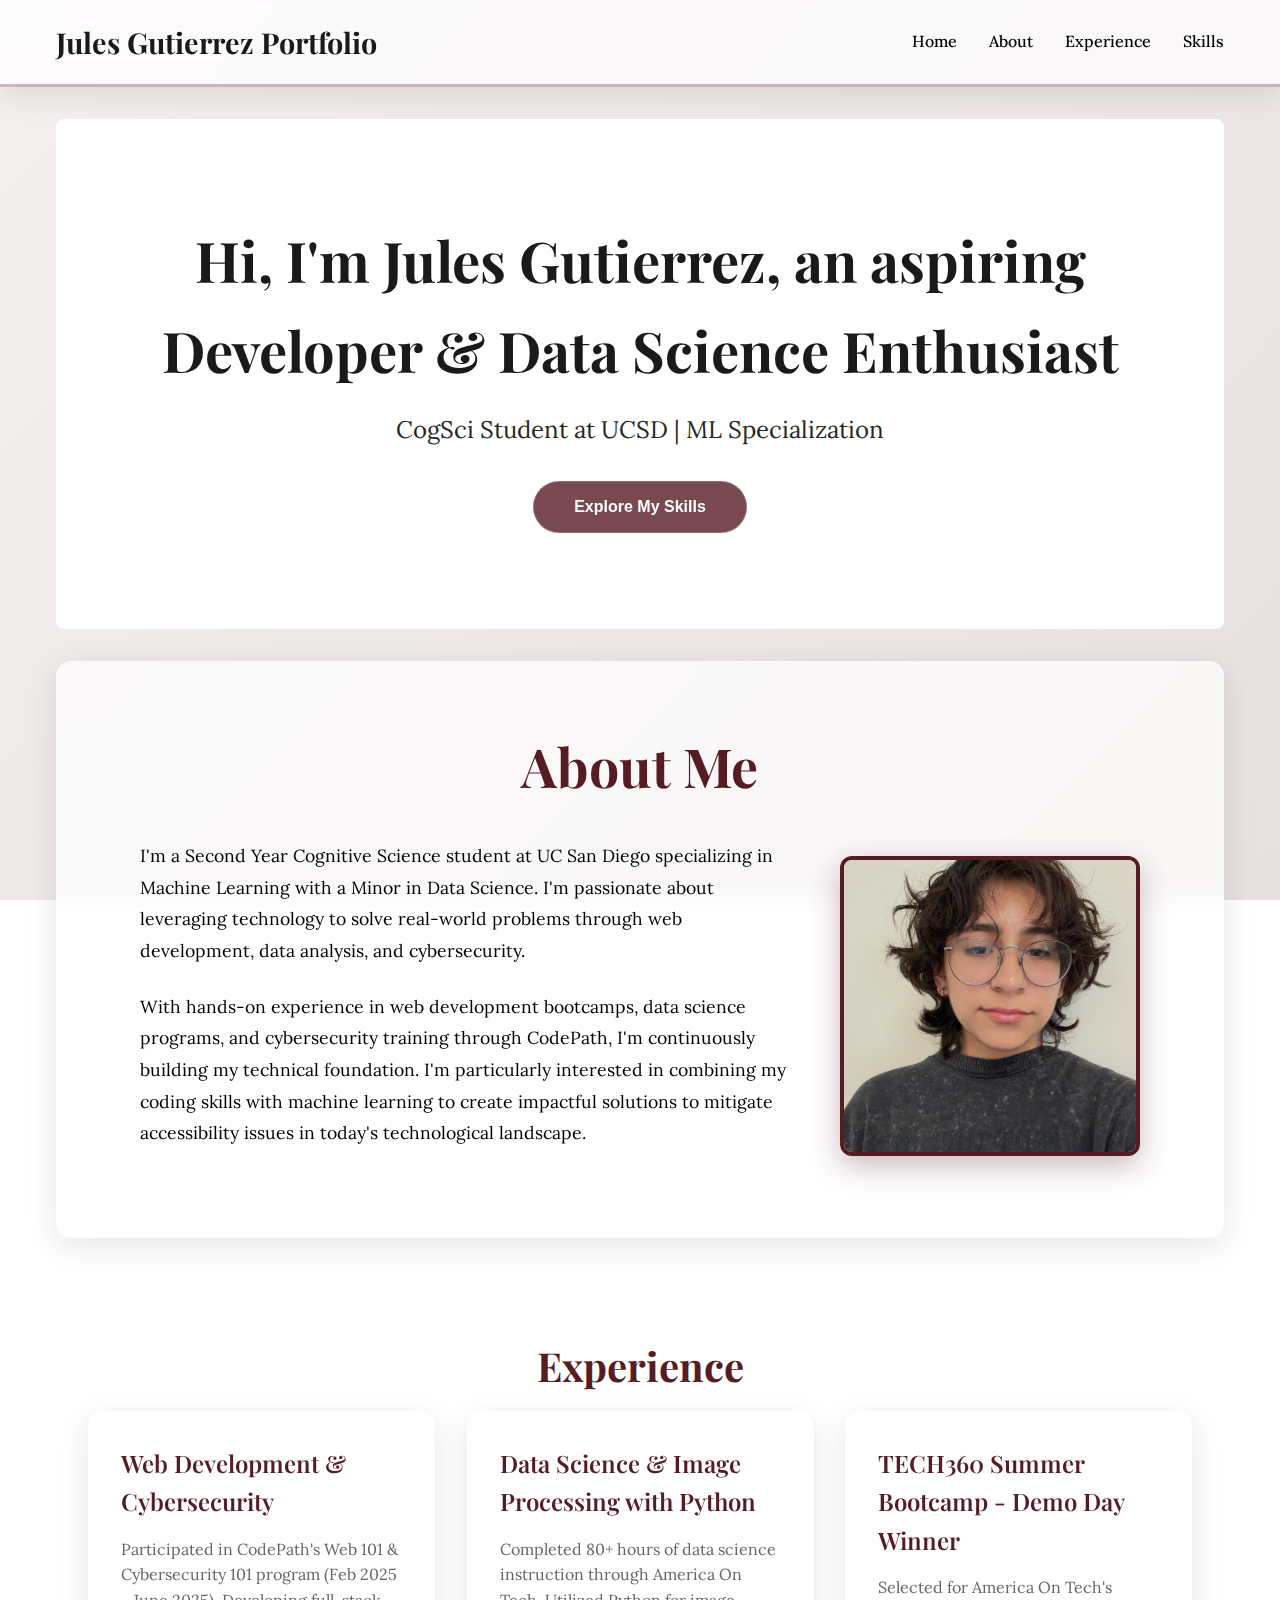
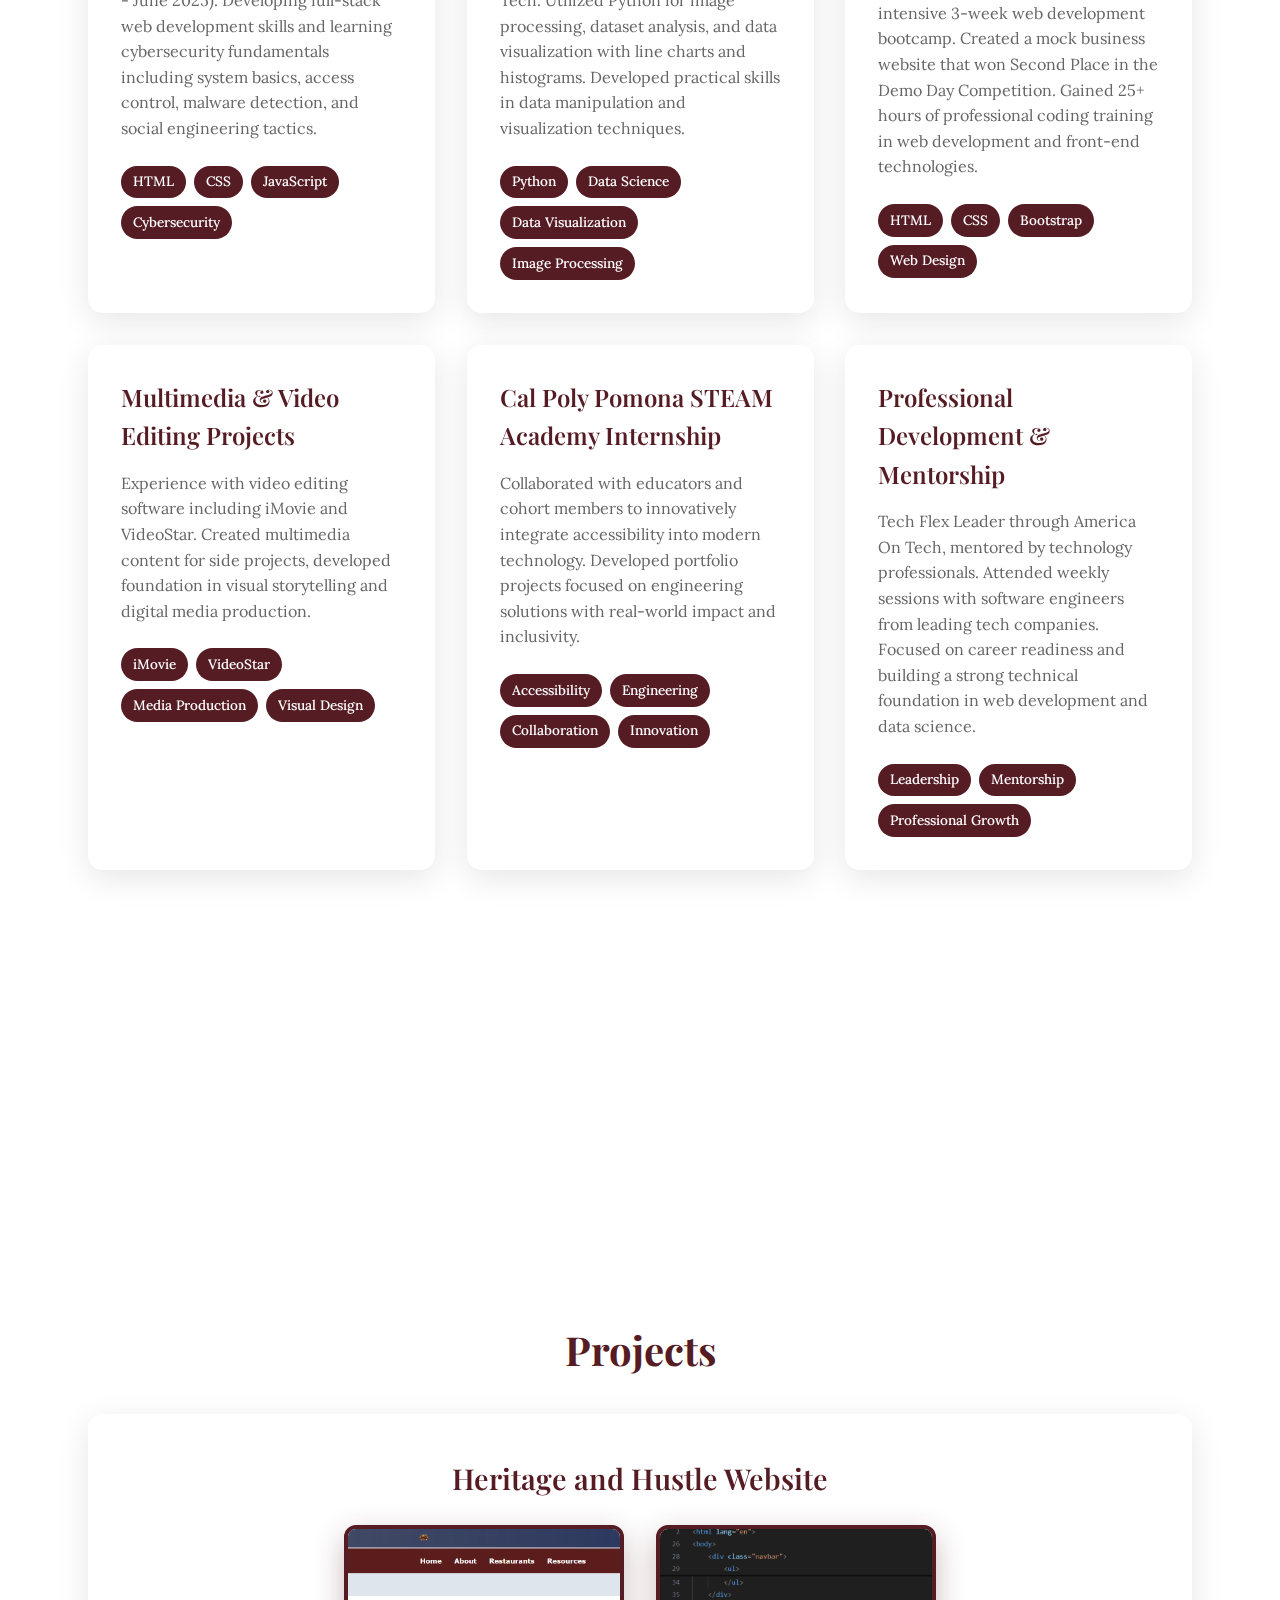
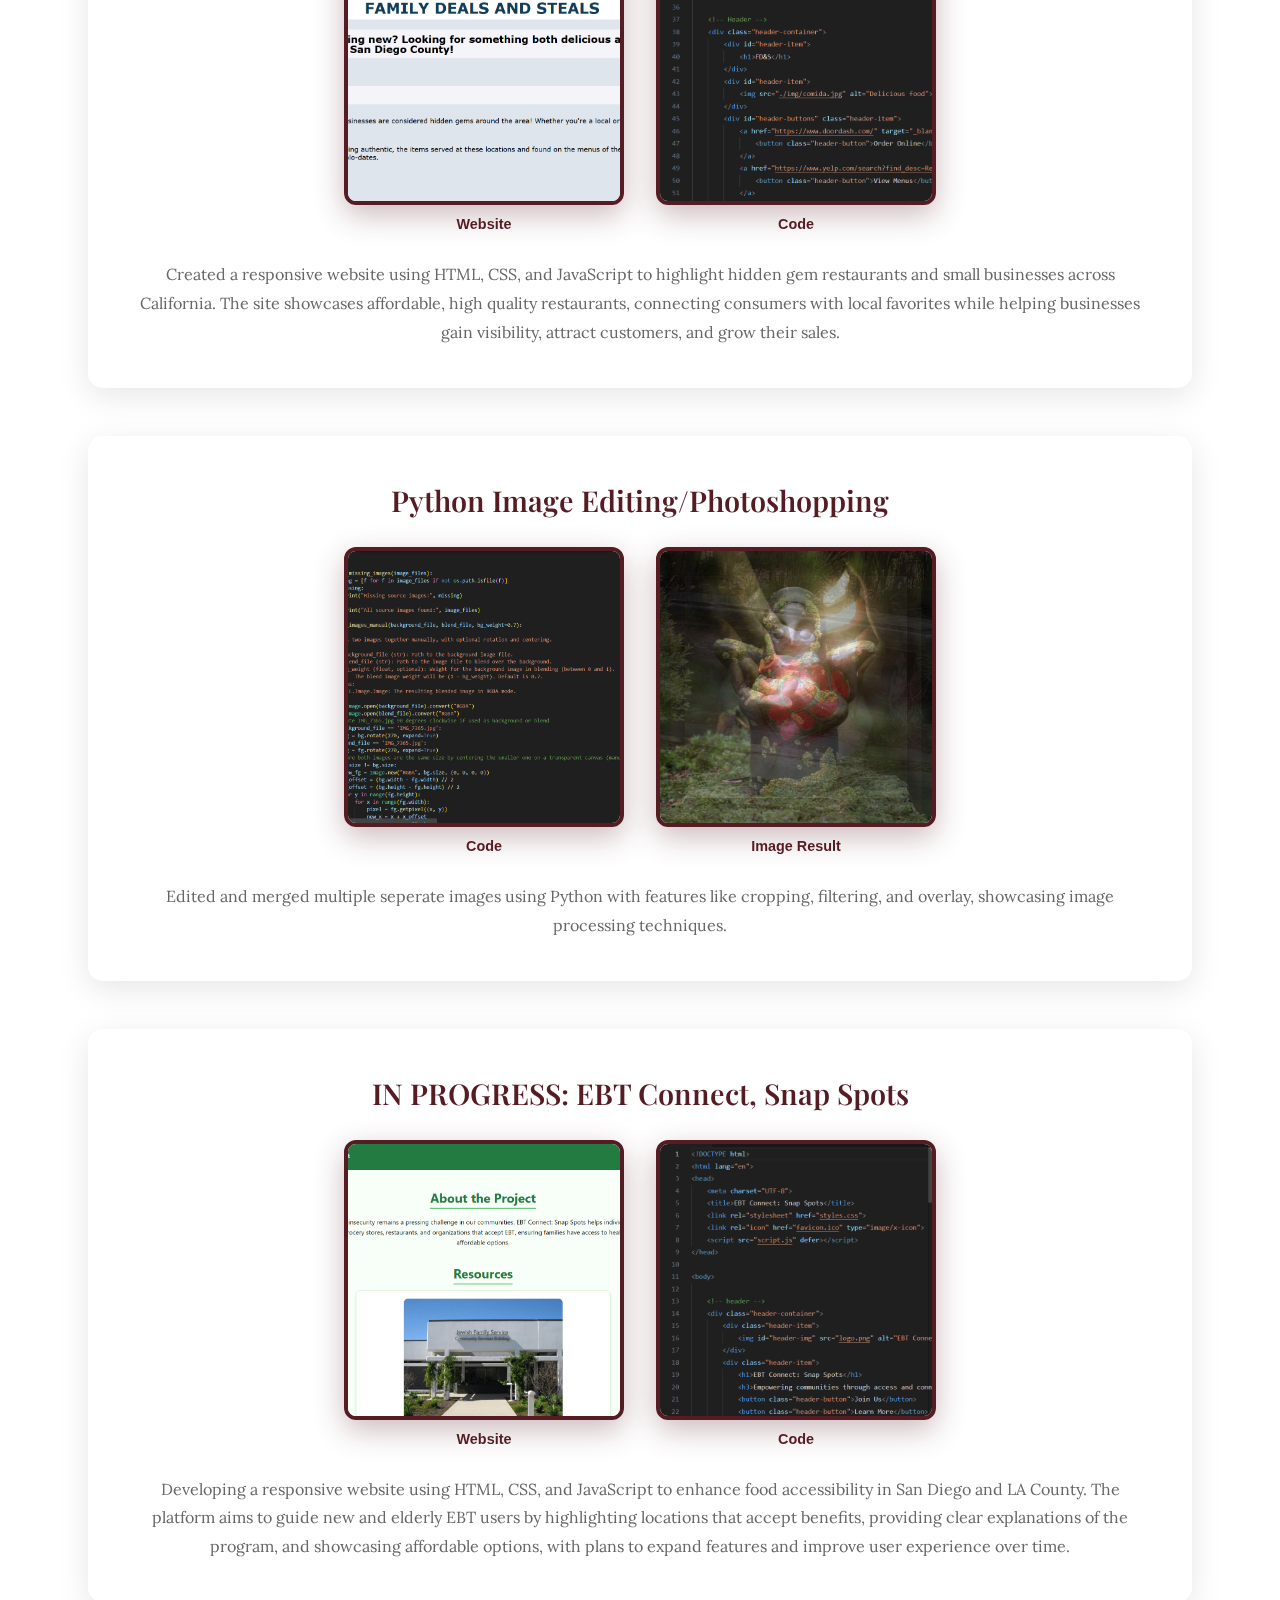
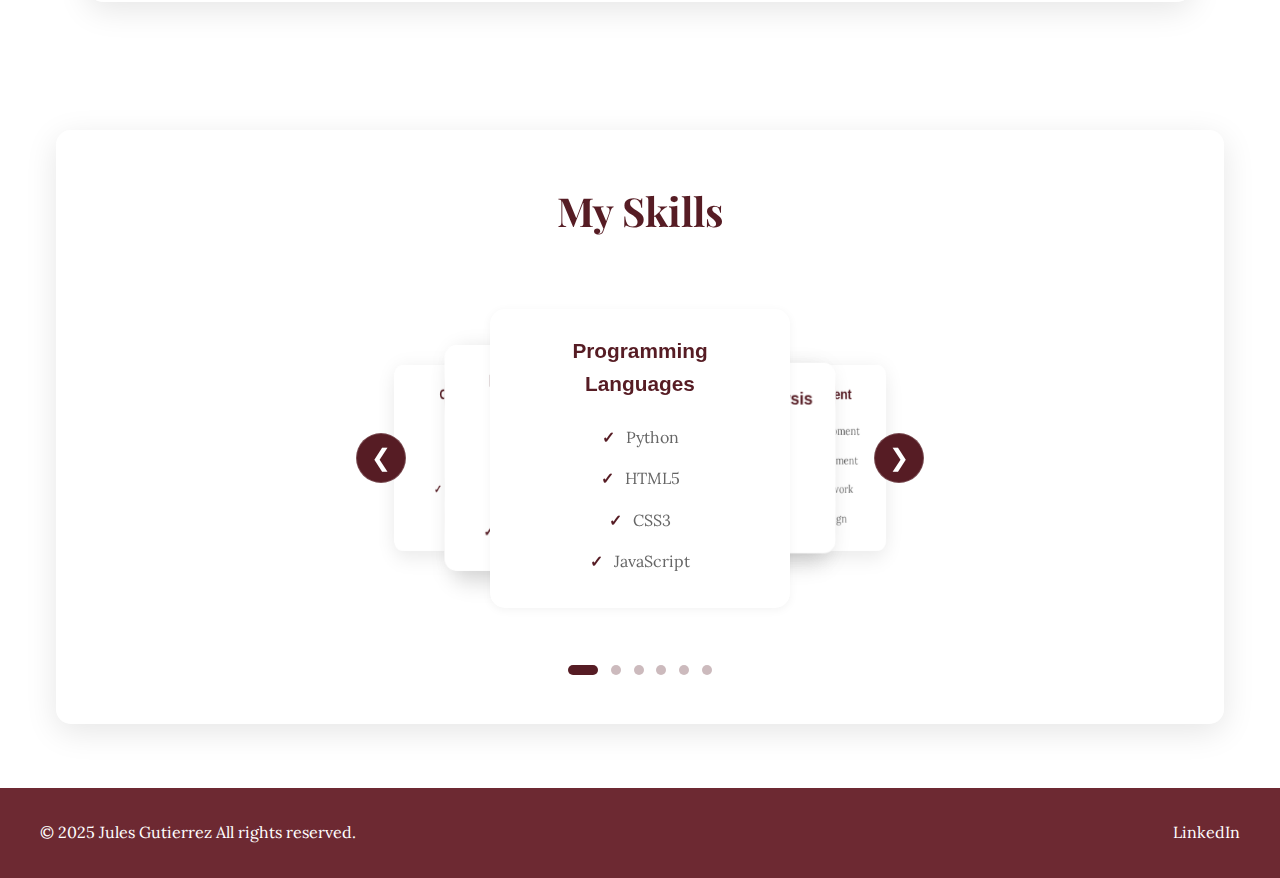
<file: index.html>
<!DOCTYPE html>
<html lang="en">
<head>
    <meta charset="UTF-8">
    <meta name="viewport" content="width=device-width, initial-scale=1.0">
    <title>Giselle (Jules) Gutierrez Portfolio</title>
    <link rel="stylesheet" href="style.css">
</head>
<body>
    <header>
        <nav class="navbar">
            <div class="nav-container">
                <h1 class="logo">Jules Gutierrez Portfolio</h1>
                <ul class="nav-menu" id="navMenu">
                    <li><a href="#home">Home</a></li>
                    <li><a href="#about">About</a></li>
                    <li><a href="#experience">Experience</a></li>
                    <li><a href="#skills">Skills</a></li>
                </ul>
            </div>
        </nav>
    </header>


    <main>
        <!-- Hero Section -->
        <section id="home" class="hero">
            <div class="hero-content">
                <h1>Hi, I'm Jules Gutierrez, an aspiring Developer & Data Science Enthusiast</h1>
                <p class="tagline">CogSci Student at UCSD | ML Specialization </p>
                <button class="cta-button" id="ctaButton">Explore My Skills</button>
            </div>
        </section>


        <!-- About Section -->
        <section id="about" class="about">
            <h2>About Me</h2>
            <div class="about-content">
                <div class="about-text">
                    <p>
                        I'm a Second Year Cognitive Science student at UC San Diego specializing in Machine Learning with a Minor in Data Science. I'm passionate about leveraging technology to solve real-world problems through web development, data analysis, and cybersecurity.
                    </p>
                    <p>
                        With hands-on experience in web development bootcamps, data science programs, and cybersecurity training through CodePath, I'm continuously building my technical foundation. I'm particularly interested in combining my coding skills with machine learning to create impactful solutions to mitigate accessibility issues in today's technological landscape.
                    </p>
                </div>
                <div class="about-image">
                    <img src="IMG_0009.jpg" alt="Profile Picture" class="profile-img">
                </div>
            </div>
        </section>


        <!-- Experience Section -->
        <section id="experience" class="experience">
            <h2>Experience</h2>
            <div class="experience-grid">
                <div class="experience-card">
                    <h3>Web Development & Cybersecurity</h3>
                    <p>Participated in CodePath's Web 101 & Cybersecurity 101 program (Feb 2025 - June 2025). Developing full-stack web development skills and learning cybersecurity fundamentals including system basics, access control, malware detection, and social engineering tactics.</p>
                    <div class="experience-tags">
                        <span>HTML</span>
                        <span>CSS</span>
                        <span>JavaScript</span>
                        <span>Cybersecurity</span>
                    </div>
                </div>


                <div class="experience-card">
                    <h3>Data Science & Image Processing with Python</h3>
                    <p>Completed 80+ hours of data science instruction through America On Tech. Utilized Python for image processing, dataset analysis, and data visualization with line charts and histograms. Developed practical skills in data manipulation and visualization techniques.</p>
                    <div class="experience-tags">
                        <span>Python</span>
                        <span>Data Science</span>
                        <span>Data Visualization</span>
                        <span>Image Processing</span>
                    </div>
                </div>


                <div class="experience-card">
                    <h3>TECH360 Summer Bootcamp - Demo Day Winner</h3>
                    <p>Selected for America On Tech's intensive 3-week web development bootcamp. Created a mock business website that won Second Place in the Demo Day Competition. Gained 25+ hours of professional coding training in web development and front-end technologies.</p>
                    <div class="experience-tags">
                        <span>HTML</span>
                        <span>CSS</span>
                        <span>Bootstrap</span>
                        <span>Web Design</span>
                    </div>
                </div>


                <div class="experience-card">
                    <h3>Multimedia & Video Editing Projects</h3>
                    <p>Experience with  video editing software including iMovie and VideoStar. Created multimedia content for side projects, developed foundation in visual storytelling and digital media production.</p>
                    <div class="experience-tags">
                        <span>iMovie</span>
                        <span>VideoStar</span>
                        <span>Media Production</span>
                        <span>Visual Design</span>
                    </div>
                </div>


                <div class="experience-card">
                    <h3>Cal Poly Pomona STEAM Academy Internship</h3>
                    <p>Collaborated with educators and cohort members to innovatively integrate accessibility into modern technology. Developed portfolio projects focused on engineering solutions with real-world impact and inclusivity.</p>
                    <div class="experience-tags">
                        <span>Accessibility</span>
                        <span>Engineering</span>
                        <span>Collaboration</span>
                        <span>Innovation</span>
                    </div>
                </div>


                <div class="experience-card">
                    <h3>Professional Development & Mentorship</h3>
                    <p>Tech Flex Leader through America On Tech, mentored by technology professionals. Attended weekly sessions with software engineers from leading tech companies. Focused on career readiness and building a strong technical foundation in web development and data science.</p>
                    <div class="experience-tags">
                        <span>Leadership</span>
                        <span>Mentorship</span>
                        <span>Professional Growth</span>
                    </div>
                </div>
            </div>
        </section>


        <!-- Projects Section -->
        <section id="projects" class="projects">
            <h2>Projects</h2>
            <div class="projects-container">
                <div class="project-showcase">
                    <h3><a href="https://positive-sepia-unicorn-271.vscodeedu.app/" target="_blank" rel="noopener noreferrer">Heritage and Hustle Website</a></h3>
                    <div class="project-images">
                        <div class="project-image-wrapper">
                            <img src="Family Deals & Steals.png" alt="Python Code" class="project-img">
                            <p class="image-label">Website</p>
                        </div>
                        <div class="project-image-wrapper">
                            <img src="codeheritiagehustle.png".png" alt="Photo Output" class="project-img">
                            <p class="image-label">Code</p>
                        </div>
                    </div>
                    <p class="project-description">Created a responsive website using HTML, CSS, and JavaScript to highlight hidden gem restaurants and small businesses across California. The site showcases affordable, high quality restaurants, connecting consumers with local favorites while helping businesses gain visibility, attract customers, and grow their sales.</p>
                </div>

                <div class="project-showcase">
                    <h3>Python Image Editing/Photoshopping</h3>
                    <div class="project-images">
                        <div class="project-image-wrapper">
                            <img src="imagecode.png" alt="Dashboard Screenshot" class="project-img">
                            <p class="image-label">Code</p>
                        </div>
                        <div class="project-image-wrapper">
                            <img src="result.jpg" alt="Dashboard Code" class="project-img">
                            <p class="image-label">Image Result</p>
                        </div>
                    </div>
                    <p class="project-description">Edited and merged multiple seperate images using Python with features like cropping, filtering, and overlay, showcasing image processing techniques.</p>
                </div>
            

                <div class="project-showcase">
                    <h3><a href="https://focusing-flexible-penguin-338.vscodeedu.app/" target="_blank" rel="noopener noreferrer">IN PROGRESS: EBT Connect, Snap Spots</a></h3>
                    <div class="project-images">
                        <div class="project-image-wrapper">
                            <img src="ebt.png" alt="Website Screenshot" class="project-img">
                            <p class="image-label">Website</p>
                        </div>
                        <div class="project-image-wrapper">
                            <img src="ebtcode.png" alt="Website Code" class="project-img">
                            <p class="image-label">Code</p>
                        </div>
                    </div>
                    <p class="project-description"> Developing a responsive website using HTML, CSS, and JavaScript to enhance food accessibility in San Diego and LA County. The platform aims to guide new and elderly EBT users by highlighting locations that accept benefits, providing clear explanations of the program, and showcasing affordable options, with plans to expand features and improve user experience over time.</p>
                </div>
            </div>




        </section>


        <!-- Skills Section -->
        <section id="skills" class="skills">
            <h2>My Skills</h2>
            <div class="skills-carousel-container">
                <button class="carousel-btn prev-btn" id="prevBtn">❮</button>
               
                <div class="skills-carousel">
                    <div class="skill carousel-item">
                        <h3>Programming Languages</h3>
                        <ul>
                            <li>Python</li>
                            <li>HTML5</li>
                            <li>CSS3</li>
                            <li>JavaScript</li>
                        </ul>
                    </div>


                    <div class="skill carousel-item">
                        <h3>Data Science & Analysis</h3>
                        <ul>
                            <li>Data Analysis</li>
                            <li>Data Visualization</li>
                            <li>Image Processing</li>
                        </ul>
                    </div>


                    <div class="skill carousel-item">
                        <h3>Web Development</h3>
                        <ul>
                            <li>Front-End Development</li>
                            <li>Back-End Development</li>
                            <li>Bootstrap Framework</li>
                            <li>Responsive Design</li>
                        </ul>
                    </div>


                    <div class="skill carousel-item">
                        <h3>Cybersecurity</h3>
                        <ul>
                            <li>System Basics</li>
                            <li>Access Control</li>
                            <li>Malware Detection</li>
                            <li>Social Engineering</li>
                        </ul>
                    </div>


                    <div class="skill carousel-item">
                        <h3>Creative Tools</h3>
                        <ul>
                            <li>iMovie</li>
                            <li>VideoStar</li>
                            <li>Media Production</li>
                            <li>Visual Design</li>
                        </ul>
                    </div>


                    <div class="skill carousel-item">
                        <h3> Professional Skills</h3>
                        <ul>
                            <li>Team Collaboration</li>
                            <li>Problem Solving</li>
                            <li>Time Management</li>
                            <li>Self-Motivated Learner</li>
                        </ul>
                    </div>
                </div>


                <button class="carousel-btn next-btn" id="nextBtn">❯</button>
            </div>


            <div class="carousel-indicators">
                <span class="indicator active" data-index="0"></span>
                <span class="indicator" data-index="1"></span>
                <span class="indicator" data-index="2"></span>
                <span class="indicator" data-index="3"></span>
                <span class="indicator" data-index="4"></span>
                <span class="indicator" data-index="5"></span>
            </div>
        </section>
    </main>


    <footer>
        <div class="footer-content">
            <p>&copy; 2025 Jules Gutierrez All rights reserved.</p>
            <div class="social-links">
                <a href="https://www.linkedin.com/in/giselle-g-3075bb281/" target="_blank" rel="noopener noreferrer">LinkedIn</a>
            </div>
        </div>
    </footer>


    <script src="script.js"></script>
</body>
</html>
</file>
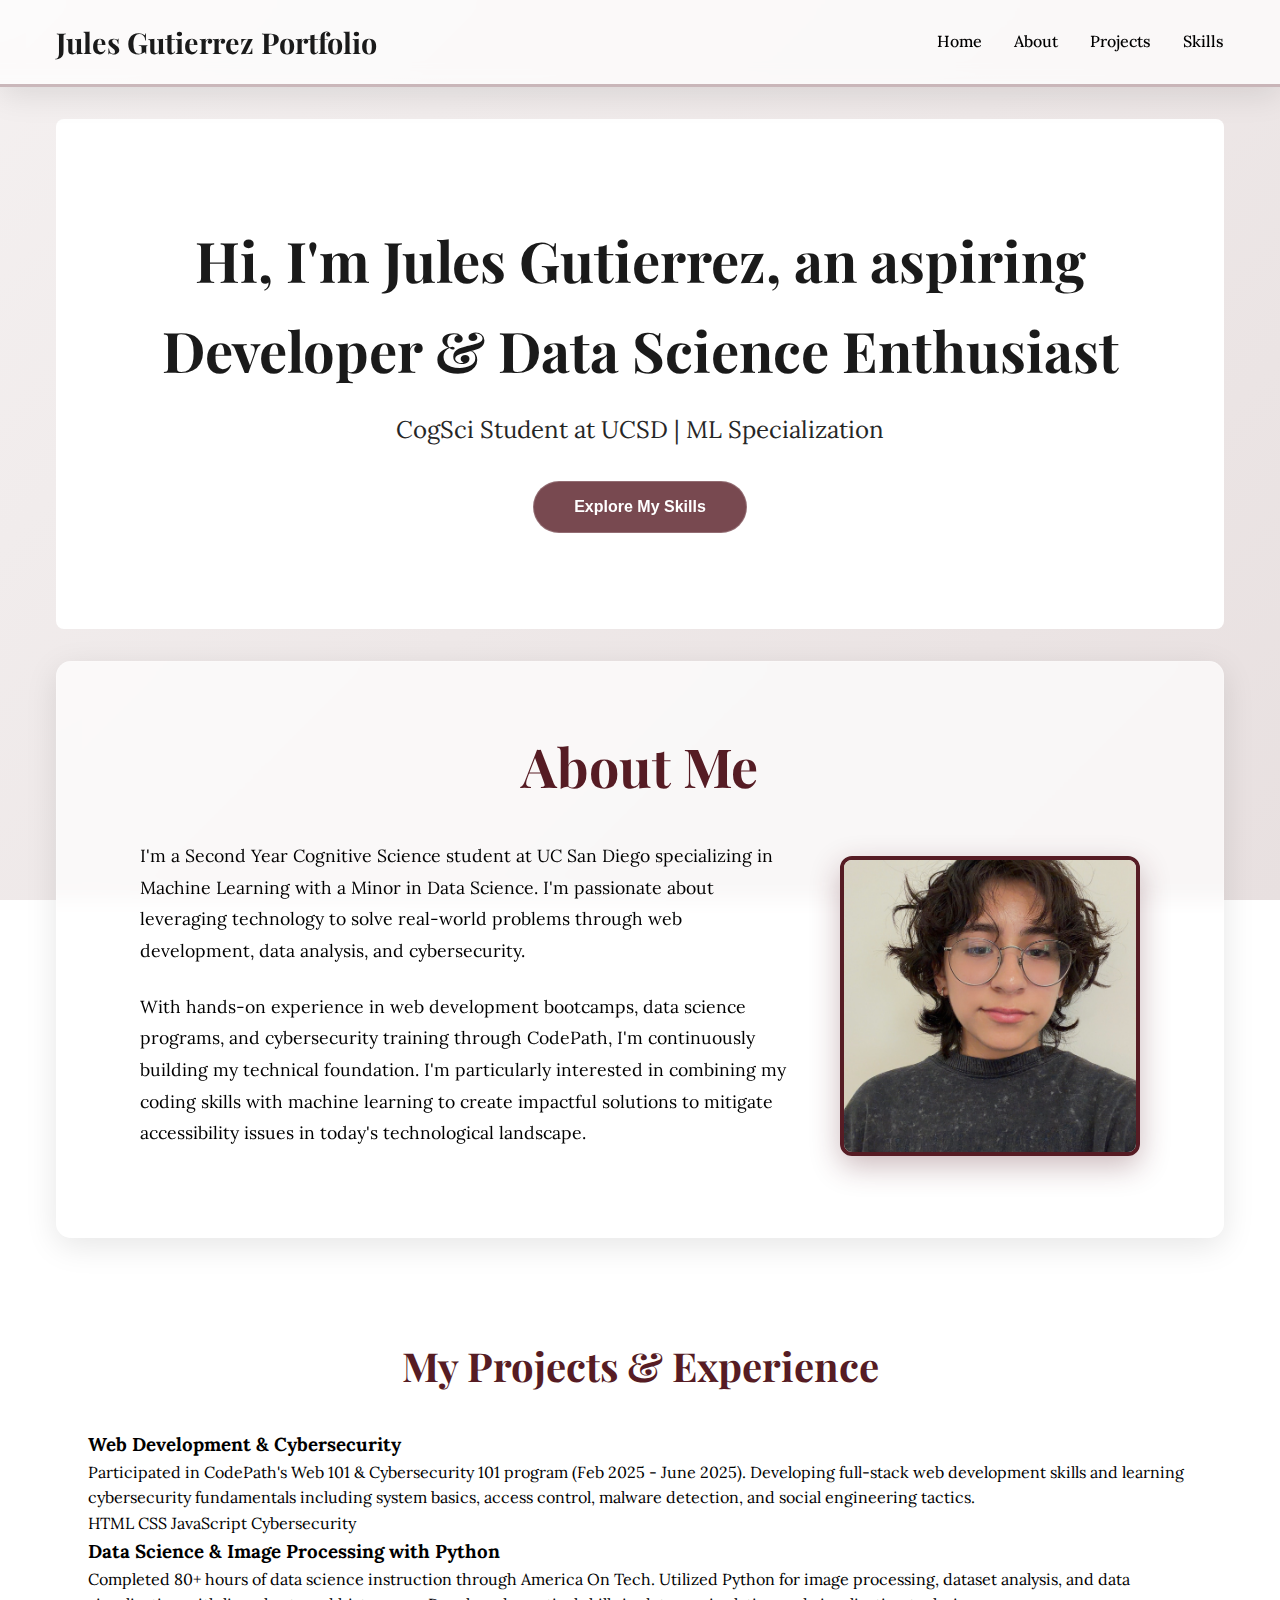
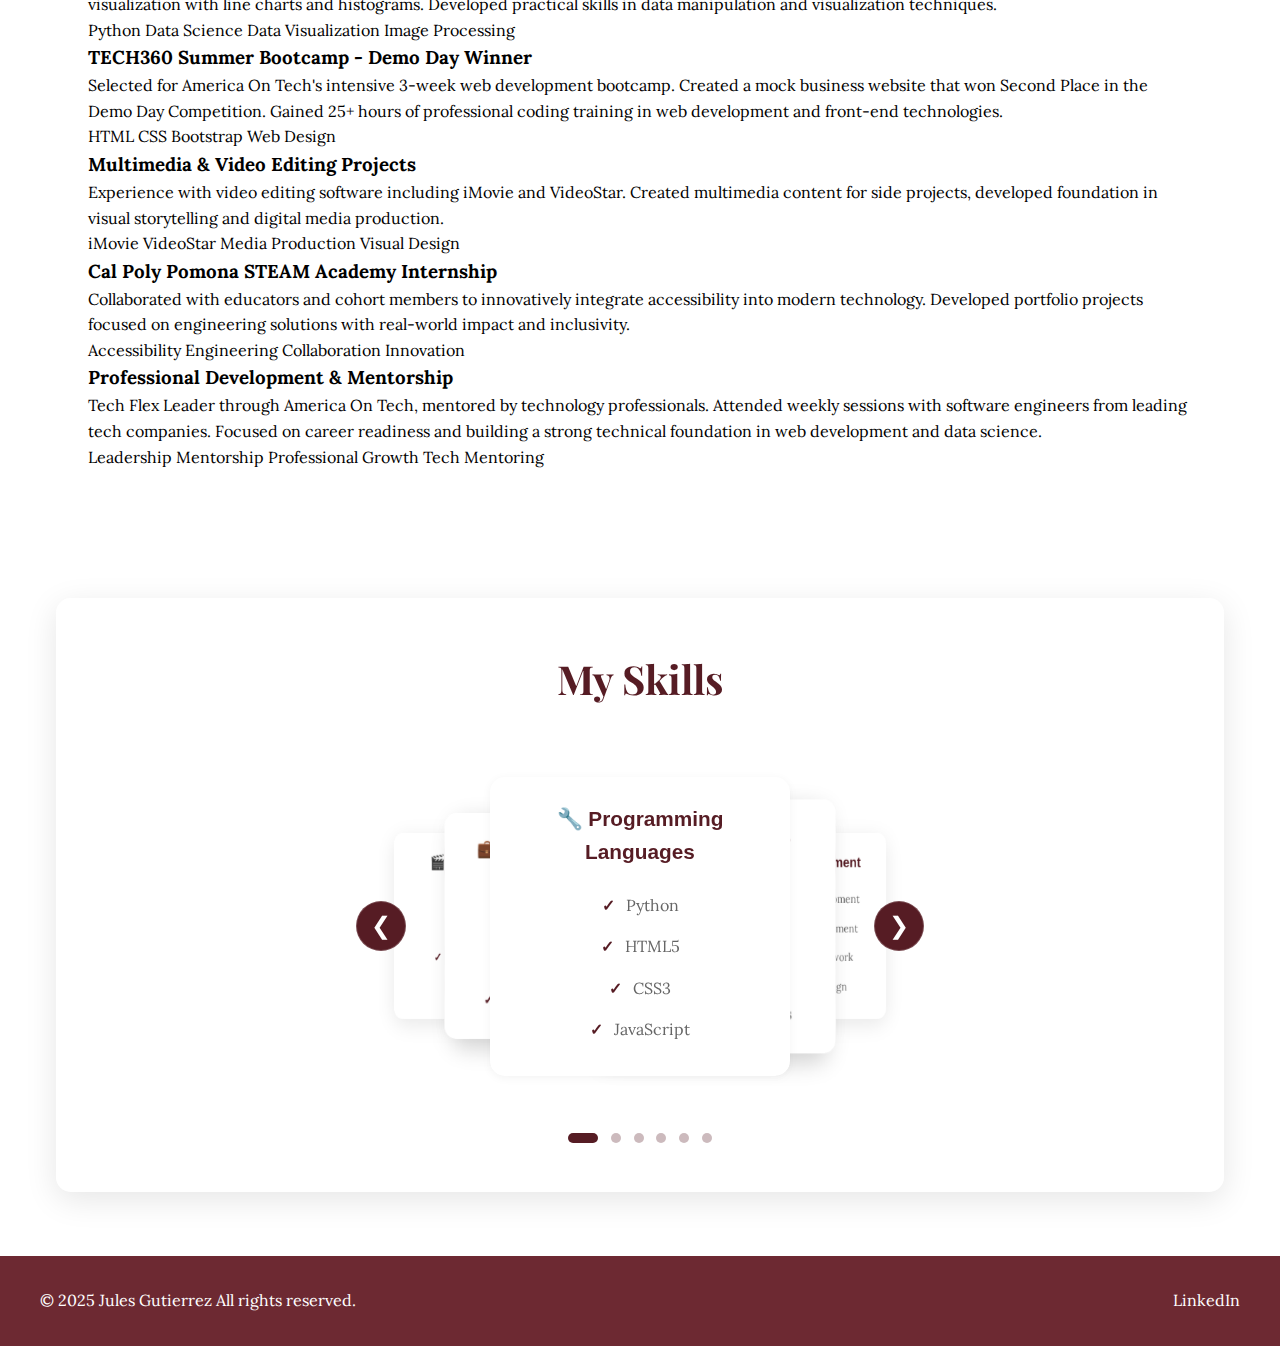
<file: WebsitePortfolioJG.html>
<!DOCTYPE html>
<html lang="en">
<head>
    <meta charset="UTF-8">
    <meta name="viewport" content="width=device-width, initial-scale=1.0">
    <title>Jules Gutierrez Portfolio</title>
    <link rel="stylesheet" href="style.css">
</head>
<body>
    <header>
        <nav class="navbar">
            <div class="nav-container">
                <h1 class="logo">Jules Gutierrez Portfolio</h1>
                <ul class="nav-menu" id="navMenu">
                    <li><a href="#home">Home</a></li>
                    <li><a href="#about">About</a></li>
                    <li><a href="#projects">Projects</a></li>
                    <li><a href="#skills">Skills</a></li>
                </ul>
            </div>
        </nav>
    </header>

    <main>
        <!-- Hero Section -->
        <section id="home" class="hero">
            <div class="hero-content">
                <h1>Hi, I'm Jules Gutierrez, an aspiring Developer & Data Science Enthusiast</h1>
                <p class="tagline">CogSci Student at UCSD | ML Specialization </p>
                <button class="cta-button" id="ctaButton">Explore My Skills</button>
            </div>
        </section>

        <!-- About Section -->
        <section id="about" class="about">
            <h2>About Me</h2>
            <div class="about-content">
                <div class="about-text">
                    <p>
                        I'm a Second Year Cognitive Science student at UC San Diego specializing in Machine Learning with a Minor in Data Science. I'm passionate about leveraging technology to solve real-world problems through web development, data analysis, and cybersecurity.
                    </p>
                    <p>
                        With hands-on experience in web development bootcamps, data science programs, and cybersecurity training through CodePath, I'm continuously building my technical foundation. I'm particularly interested in combining my coding skills with machine learning to create impactful solutions to mitigate accessibility issues in today's technological landscape.
                    </p>
                </div>
                <div class="about-image">
                    <img src="IMG_0009.jpg" alt="Profile Picture" class="profile-img">
                </div>
            </div>
        </section>

        <!-- Projects Section -->
        <section id="projects" class="projects">
            <h2>My Projects & Experience</h2>
            <div class="projects-grid">
                <div class="project-card">
                    <h3>Web Development & Cybersecurity</h3>
                    <p>Participated in CodePath's Web 101 & Cybersecurity 101 program (Feb 2025 - June 2025). Developing full-stack web development skills and learning cybersecurity fundamentals including system basics, access control, malware detection, and social engineering tactics.</p>
                    <div class="project-tags">
                        <span>HTML</span>
                        <span>CSS</span>
                        <span>JavaScript</span>
                        <span>Cybersecurity</span>
                    </div>
                </div>

                <div class="project-card">
                    <h3>Data Science & Image Processing with Python</h3>
                    <p>Completed 80+ hours of data science instruction through America On Tech. Utilized Python for image processing, dataset analysis, and data visualization with line charts and histograms. Developed practical skills in data manipulation and visualization techniques.</p>
                    <div class="project-tags">
                        <span>Python</span>
                        <span>Data Science</span>
                        <span>Data Visualization</span>
                        <span>Image Processing</span>
                    </div>
                </div>

                <div class="project-card">
                    <h3>TECH360 Summer Bootcamp - Demo Day Winner</h3>
                    <p>Selected for America On Tech's intensive 3-week web development bootcamp. Created a mock business website that won Second Place in the Demo Day Competition. Gained 25+ hours of professional coding training in web development and front-end technologies.</p>
                    <div class="project-tags">
                        <span>HTML</span>
                        <span>CSS</span>
                        <span>Bootstrap</span>
                        <span>Web Design</span>
                    </div>
                </div>

                <div class="project-card">
                    <h3>Multimedia & Video Editing Projects</h3>
                    <p>Experience with  video editing software including iMovie and VideoStar. Created multimedia content for side projects, developed foundation in visual storytelling and digital media production.</p>
                    <div class="project-tags">
                        <span>iMovie</span>
                        <span>VideoStar</span>
                        <span>Media Production</span>
                        <span>Visual Design</span>
                    </div>
                </div>

                <div class="project-card">
                    <h3>Cal Poly Pomona STEAM Academy Internship</h3>
                    <p>Collaborated with educators and cohort members to innovatively integrate accessibility into modern technology. Developed portfolio projects focused on engineering solutions with real-world impact and inclusivity.</p>
                    <div class="project-tags">
                        <span>Accessibility</span>
                        <span>Engineering</span>
                        <span>Collaboration</span>
                        <span>Innovation</span>
                    </div>
                </div>

                <div class="project-card">
                    <h3>Professional Development & Mentorship</h3>
                    <p>Tech Flex Leader through America On Tech, mentored by technology professionals. Attended weekly sessions with software engineers from leading tech companies. Focused on career readiness and building a strong technical foundation in web development and data science.</p>
                    <div class="project-tags">
                        <span>Leadership</span>
                        <span>Mentorship</span>
                        <span>Professional Growth</span>
                        <span>Tech Mentoring</span>
                    </div>
                </div>
            </div>
        </section>

        <!-- Skills Section -->
        <section id="skills" class="skills">
            <h2>My Skills</h2>
            <div class="skills-carousel-container">
                <button class="carousel-btn prev-btn" id="prevBtn">❮</button>
                
                <div class="skills-carousel">
                    <div class="skill carousel-item">
                        <h3>🔧 Programming Languages</h3>
                        <ul>
                            <li>Python</li>
                            <li>HTML5</li>
                            <li>CSS3</li>
                            <li>JavaScript</li>
                        </ul>
                    </div>

                    <div class="skill carousel-item">
                        <h3>📊 Data Science & Analysis</h3>
                        <ul>
                            <li>Data Analysis</li>
                            <li>Data Visualization</li>
                            <li>Image Processing</li>
                            <li>Python Data Libraries</li>
                        </ul>
                    </div>

                    <div class="skill carousel-item">
                        <h3>🌐 Web Development</h3>
                        <ul>
                            <li>Front-End Development</li>
                            <li>Back-End Development</li>
                            <li>Bootstrap Framework</li>
                            <li>Responsive Design</li>
                        </ul>
                    </div>

                    <div class="skill carousel-item">
                        <h3>🔐 Cybersecurity</h3>
                        <ul>
                            <li>System Basics</li>
                            <li>Access Control</li>
                            <li>Malware Detection</li>
                            <li>Social Engineering</li>
                        </ul>
                    </div>

                    <div class="skill carousel-item">
                        <h3>🎬 Creative Tools</h3>
                        <ul>
                            <li>iMovie</li>
                            <li>VideoStar</li>
                            <li>Media Production</li>
                            <li>Visual Design</li>
                        </ul>
                    </div>

                    <div class="skill carousel-item">
                        <h3>💼 Professional Skills</h3>
                        <ul>
                            <li>Team Collaboration</li>
                            <li>Problem Solving</li>
                            <li>Time Management</li>
                            <li>Self-Motivated Learner</li>
                        </ul>
                    </div>
                </div>

                <button class="carousel-btn next-btn" id="nextBtn">❯</button>
            </div>

            <div class="carousel-indicators">
                <span class="indicator active" data-index="0"></span>
                <span class="indicator" data-index="1"></span>
                <span class="indicator" data-index="2"></span>
                <span class="indicator" data-index="3"></span>
                <span class="indicator" data-index="4"></span>
                <span class="indicator" data-index="5"></span>
            </div>
        </section>
    </main>

    <footer>
        <div class="footer-content">
            <p>&copy; 2025 Jules Gutierrez All rights reserved.</p>
            <div class="social-links">
                <a href="#" target="_blank">LinkedIn</a>
            </div>
        </div>
    </footer>

    <script src="script.js"></script>
</body>
</html>
</file>
<file: style.css>
@import url('https://fonts.googleapis.com/css2?family=Playfair+Display:wght@600;700&family=Lora:wght@400;500;600&display=swap');


* {
    margin: 0;
    padding: 0;
    box-sizing: border-box;
}


body {
    font-family: 'Lora', serif;
    line-height: 1.6;
    color: #000000;
    scroll-behavior: smooth;
    background: linear-gradient(135deg, #f4f0f0 0%, #e8e0e0 100%);
    background-attachment: fixed;
}


/* Navigation */
header {
    background: rgba(255, 255, 255, 0.7);
    backdrop-filter: blur(10px);
    -webkit-backdrop-filter: blur(10px);
    color: #000000;
    padding: 1.2rem 0;
    position: sticky;
    top: 0;
    z-index: 100;
    box-shadow: 0 8px 32px rgba(0, 0, 0, 0.1);
    border-bottom: 3px solid #561C24;
    border-bottom: 3px solid rgba(86, 28, 36, 0.3);
}


.nav-container {
    max-width: 1200px;
    margin: 0 auto;
    padding: 0 1rem;
    display: flex;
    justify-content: space-between;
    align-items: center;
    position: relative;
}


.logo {
    font-size: 1.8rem;
    font-weight: bold;
    font-family: 'Playfair Display', serif;
    color: #1a1a1a;
}


.nav-menu {
    list-style: none;
    display: flex;
    gap: 2rem;
    flex-wrap: wrap;
}


.nav-menu a {
    color: #000000;
    text-decoration: underline;
    text-decoration-color: transparent;
    text-underline-offset: 6px;
    text-decoration-thickness: 2px;
    transition: all 0.3s ease;
    font-weight: 500;
    position: relative;
}


.nav-menu a:hover {
    color: #561C24;
    text-decoration-color: #561C24;
    transform: scale(1.1);
}


/* Main Content */
main {
    max-width: 1200px;
    margin: 0 auto;
    padding: 0 1rem;
}


/* Hero Section */
.hero {
    background: linear-gradient(135deg, #ffffff 0%, #ffffff 100%);
    background-attachment: fixed;
    background-size: cover;
    color: #1a1a1a;
    padding: 6rem 2rem;
    text-align: center;
    border-radius: 8px;
    margin: 2rem 0;
    position: relative;
    overflow: hidden;
    transition: all 0.4s cubic-bezier(0.34, 1.56, 0.64, 1);
}

.hero:hover {
    transform: scale(1.02);
    box-shadow: 0 15px 50px rgba(86, 28, 36, 0.2);
}


.hero-content h1 {
    font-size: 3.5rem;
    margin-bottom: 1rem;
    animation: popIn 0.8s cubic-bezier(0.34, 1.56, 0.64, 1);
    font-family: 'Playfair Display', serif;
    font-weight: 700;
    transition: all 0.4s cubic-bezier(0.34, 1.56, 0.64, 1);
}

.hero-content h1:hover {
    transform: scale(1.05);
    color: #561C24;
}


.tagline {
    font-size: 1.5rem;
    margin-bottom: 2rem;
    opacity: 0.95;
    animation: popIn 0.8s cubic-bezier(0.34, 1.56, 0.64, 1) 0.2s both;
}


@keyframes fadeInDown {
    from {
        opacity: 0;
        transform: translateY(-30px);
    }
    to {
        opacity: 1;
        transform: translateY(0);
    }
}

@keyframes popIn {
    0% {
        opacity: 0;
        transform: scale(0.9);
    }
    70% {
        transform: scale(1.03);
    }
    100% {
        opacity: 1;
        transform: scale(1);
    }
}

@keyframes typewriter {
    from {
        width: 0;
    }
    to {
        width: 100%;
    }
}


@keyframes fadeInUp {
    from {
        opacity: 0;
        transform: translateY(30px);
    }
    to {
        opacity: 1;
        transform: translateY(0);
    }
}


/* Section heading scroll effect */
h2 {
    transition: font-size 0.4s ease, transform 0.4s ease;
}


h2.in-view {
    font-size: 3.2rem !important;
    transform: scale(1.05);
}


.cta-button {
    background: rgba(86, 28, 36, 0.8);
    backdrop-filter: blur(10px);
    color: white;
    padding: 1rem 2.5rem;
    border: 1px solid rgba(255, 255, 255, 0.2);
    border-radius: 50px;
    font-size: 1rem;
    font-weight: bold;
    cursor: pointer;
    transition: all 0.3s ease;
    animation: popIn 0.8s cubic-bezier(0.34, 1.56, 0.64, 1) 0.4s both;
}


.cta-button:hover {
    transform: translateY(-3px);
    box-shadow: 0 10px 20px rgba(0, 0, 0, 0.2);
}


/* About Section */
.about {
    padding: 4rem 2rem;
    background: rgba(255, 255, 255, 0.7);
    backdrop-filter: blur(10px);
    -webkit-backdrop-filter: blur(10px);
    border-radius: 15px;
    margin: 2rem 0;
    border-left: 4px solid #561C24;
    box-shadow: 0 8px 32px rgba(0, 0, 0, 0.1);
    border: 1px solid rgba(255, 255, 255, 0.2);
}


.about h2 {
    font-size: 2.5rem;
    color: #561C24;
    margin-bottom: 2rem;
    text-align: center;
    font-family: 'Playfair Display', serif;
    font-weight: 700;
    transition: font-size 0.3s ease;
}


.about-content {
    display: flex;
    align-items: center;
    gap: 3rem;
    max-width: 1000px;
    margin: 0 auto;
    line-height: 1.8;
}


.about-text {
    flex: 1;
}


.about-text p {
    margin-bottom: 1.5rem;
    font-size: 1.1rem;
    color: #000000;
}


.about-image {
    flex-shrink: 0;
    display: flex;
    justify-content: center;
}


.profile-img {
    width: 300px;
    height: 300px;
    object-fit: cover;
    object-position: center;
    border-radius: 12px;
    box-shadow: 0 10px 30px rgba(86, 28, 36, 0.3);
    border: 4px solid #561C24;
    transition: box-shadow 0.3s ease;
    will-change: transform;
}


.profile-img:hover {
    transform: scale(1.05);
    box-shadow: 0 15px 40px rgba(86, 28, 36, 0.4);
}


/* Experience Section */
.experience {
    padding: 4rem 2rem;
    margin: 2rem 0 20rem 0;
}


.experience h2 {
    font-size: 2.5rem;
    color: #561C24;
    margin-bottom: 0.8rem;
    text-align: center;
    font-family: 'Playfair Display', serif;
    font-weight: 700;
}


.experience-grid {
    display: grid;
    grid-template-columns: repeat(auto-fit, minmax(300px, 1fr));
    gap: 2rem;
}


.experience-card {
    background: rgba(255, 255, 255, 0.7);
    backdrop-filter: blur(10px);
    -webkit-backdrop-filter: blur(10px);
    padding: 2rem;
    border-radius: 15px;
    box-shadow: 0 8px 32px rgba(0, 0, 0, 0.1);
    transition: all 0.4s cubic-bezier(0.34, 1.56, 0.64, 1);
    border-top: 3px solid #561C24;
    border: 1px solid rgba(255, 255, 255, 0.2);
    will-change: transform;
    position: relative;
}


.experience-card:hover {
    transform: translateY(-30px) scale(1.05);
    box-shadow: 0 20px 60px rgba(86, 28, 36, 0.35);
    background: rgba(255, 255, 255, 0.95);
    border-color: rgba(86, 28, 36, 0.6);
}


.experience-card h3 {
    color: #561C24;
    margin-bottom: 1rem;
    font-size: 1.5rem;
    font-family: 'Playfair Display', serif;
    font-weight: 600;
    transition: color 0.4s ease;
}

.experience-card:hover h3 {
    color: #6D2932;
    text-shadow: 0 0 10px rgba(86, 28, 36, 0.3);
}


.experience-card p {
    color: #666;
    margin-bottom: 1.5rem;
    line-height: 1.6;
}


.experience-tags {
    display: flex;
    flex-wrap: wrap;
    gap: 0.5rem;
}


.experience-tags span {
    background: #561C24;
    color: white;
    padding: 0.35rem 0.75rem;
    border-radius: 20px;
    font-size: 0.85rem;
    font-weight: 500;
    transition: all 0.3s ease;
}

.experience-card:hover .experience-tags span {
    background: #6D2932;
    box-shadow: 0 0 8px rgba(86, 28, 36, 0.4);
}


/* Skills Section */
.skills {
    background: rgba(255, 255, 255, 0.5);
    backdrop-filter: blur(10px);
    -webkit-backdrop-filter: blur(10px);
    padding: 3rem 2rem;
    border-radius: 15px;
    margin: 4rem 0;
    box-shadow: 0 8px 32px rgba(0, 0, 0, 0.1);
    border: 1px solid rgba(255, 255, 255, 0.2);
}


.skills h2 {
    font-size: 2.5rem;
    color: #561C24;
    margin-bottom: 2.5rem;
    text-align: center;
    font-family: 'Playfair Display', serif;
    font-weight: 700;
}


.skills-container {
    display: grid;
    grid-template-columns: repeat(auto-fit, minmax(250px, 1fr));
    gap: 2rem;
}


/* Skills Carousel Styles */
.skills-carousel-container {
    display: flex;
    align-items: center;
    gap: 1.5rem;
    margin-bottom: 2rem;
    position: relative;
    transition: transform 0.6s ease-out, opacity 0.6s ease-out;
    transform-origin: center;
    justify-content: center;
    width: 100%;
    perspective: 1000px;
}


.skills-carousel {
    display: flex;
    position: relative;
    width: 420px;
    height: 350px;
    align-items: center;
    justify-content: center;
}


.carousel-item {
    background: rgba(255, 255, 255, 0.8);
    backdrop-filter: blur(10px);
    -webkit-backdrop-filter: blur(10px);
    padding: 1.5rem;
    border-radius: 15px;
    box-shadow: 0 8px 32px rgba(0, 0, 0, 0.1);
    transition: all 0.5s cubic-bezier(0.68, -0.55, 0.265, 1.55);
    position: absolute;
    width: 300px;
    display: flex;
    flex-direction: column;
    justify-content: center;
    align-items: center;
    text-align: center;
    transform: translateX(0) scale(1) rotateY(0deg);
    opacity: 1;
    z-index: 10;
    border: 1px solid rgba(255, 255, 255, 0.2);
    will-change: transform;
}

/* Main center card is fully opaque */
.carousel-item[data-position="center"] {
    background: rgba(255, 255, 255, 1);
    z-index: 15;
}

.carousel-item[data-position="right-1"],
.carousel-item[data-position="right-2"],
.carousel-item[data-position="left-1"],
.carousel-item[data-position="left-2"] {
    background: rgba(255, 255, 255, 1);
}


.carousel-item h3 {
    text-align: center;
}


.carousel-item ul {
    text-align: center;
    display: flex;
    flex-direction: column;
    align-items: center;
}


.carousel-item li {
    text-align: center;
    padding: 0.5rem 0;
    padding-left: 0;
}


.carousel-item li:before {
    margin-right: 0.5rem;
}


.carousel-item:hover {
    transform: translateX(0) scale(1.05) rotateY(0deg) !important;
    box-shadow: 0 8px 25px rgba(86, 28, 36, 0.3) !important;
    border-left: 4px solid #561C24;
    z-index: 20 !important;
}


/* Only apply hover effect to main item */
.carousel-item[data-position="center"]:hover {
    transform: translateX(0) scale(1.05) rotateY(0deg) !important;
    box-shadow: 0 8px 25px rgba(86, 28, 36, 0.3) !important;
    border-left: 4px solid #561C24;
    z-index: 20 !important;
}


.carousel-item:not([data-position="center"]):hover {
    transform: inherit !important;
    box-shadow: inherit !important;
    border: none;
}


.carousel-btn {
    background: #561C24;
    backdrop-filter: blur(10px);
    color: white;
    border: 1px solid rgba(255, 255, 255, 0.2);
    width: 50px;
    height: 50px;
    border-radius: 50%;
    font-size: 1.5rem;
    cursor: pointer;
    transition: all 0.3s ease;
    display: flex;
    align-items: center;
    justify-content: center;
    flex-shrink: 0;
    position: relative;
    z-index: 100;
}


.carousel-btn:hover {
    background: #6D2932;
    transform: scale(1.1);
    box-shadow: 0 5px 15px rgba(86, 28, 36, 0.3);
}


.carousel-btn:active {
    transform: scale(0.95);
}


/* Carousel Indicators */
.carousel-indicators {
    display: flex;
    justify-content: center;
    gap: 0.8rem;
    margin-top: 1rem;
}


.indicator {
    width: 10px;
    height: 10px;
    border-radius: 50%;
    background: rgba(86, 28, 36, 0.3);
    cursor: pointer;
    transition: all 0.3s ease;
}


.indicator.active {
    background: #561C24;
    width: 30px;
    border-radius: 5px;
}


.indicator:hover {
    background: #6D2932;
}


.skill h3 {
    color: #561C24;
    margin-bottom: 1rem;
    font-size: 1.3rem;
    font-family: 'Poppins', sans-serif;
    font-weight: 600;
}


.skill ul {
    list-style: none;
    padding: 0;
}


.skill li {
    padding: 0.5rem 0;
    padding-left: 1.5rem;
    position: relative;
    color: #666;
}


.skill li:before {
    content: "✓";
    position: absolute;
    left: 0;
    color: #561C24;
    font-weight: bold;
}


/* Projects Section */
.projects {
    padding: 4rem 2rem;
    margin: 2rem 0;
}

.projects h2 {
    font-size: 2.5rem;
    color: #561C24;
    margin-bottom: 2rem;
    text-align: center;
    font-family: 'Playfair Display', serif;
    font-weight: 700;
}

.projects-container {
    display: flex;
    flex-direction: column;
    gap: 3rem;
    max-width: 1200px;
    margin: 0 auto;
}

.project-showcase {
    background: rgba(255, 255, 255, 0.7);
    backdrop-filter: blur(10px);
    -webkit-backdrop-filter: blur(10px);
    padding: 2.5rem;
    border-radius: 15px;
    box-shadow: 0 8px 32px rgba(0, 0, 0, 0.1);
    border: 1px solid rgba(255, 255, 255, 0.2);
    transition: all 0.4s cubic-bezier(0.34, 1.56, 0.64, 1);
}

.project-showcase:hover {
    transform: translateY(-10px);
    box-shadow: 0 15px 50px rgba(86, 28, 36, 0.2);
}

.project-showcase h3 {
    color: #561C24;
    margin-bottom: 1.5rem;
    font-size: 1.8rem;
    font-family: 'Playfair Display', serif;
    font-weight: 600;
    text-align: center;
}

.project-showcase h3 a {
    color: #561C24;
    text-decoration: none;
    transition: color 0.3s ease;
}

.project-showcase h3 a:hover {
    color: #6D2932;
    text-decoration: underline;
}

.project-images {
    display: flex;
    gap: 2rem;
    margin-bottom: 1.5rem;
    justify-content: center;
    flex-wrap: wrap;
}

.project-image-wrapper {
    display: flex;
    flex-direction: column;
    align-items: center;
    gap: 0.5rem;
}

.project-img {
    width: 280px;
    height: 280px;
    object-fit: cover;
    object-position: center;
    border-radius: 12px;
    box-shadow: 0 10px 30px rgba(86, 28, 36, 0.3);
    border: 4px solid #561C24;
    transition: transform 0.3s ease, box-shadow 0.3s ease;
}

.project-img:hover {
    transform: scale(1.05);
    box-shadow: 0 15px 40px rgba(86, 28, 36, 0.4);
}

.image-label {
    font-size: 0.9rem;
    color: #561C24;
    font-weight: 600;
    font-family: 'Poppins', sans-serif;
}

.project-description {
    color: #666;
    line-height: 1.8;
    font-size: 1rem;
    text-align: center;
}


/* Contact Section */
.contact {
    background: linear-gradient(135deg, #561C24 0%, #6D2932 100%);
    color: white;
    padding: 4rem 2rem;
    border-radius: 8px;
    margin: 2rem 0;
    text-align: center;
}


.contact h2 {
    font-size: 2.5rem;
    margin-bottom: 1rem;
    font-family: 'Poppins', sans-serif;
    font-weight: 700;
}


.contact > p {
    margin-bottom: 2rem;
    font-size: 1.1rem;
}


.contact-form {
    max-width: 600px;
    margin: 0 auto;
    display: flex;
    flex-direction: column;
    gap: 1rem;
}


.contact-form input,
.contact-form textarea {
    padding: 1rem;
    border: none;
    border-radius: 4px;
    font-family: inherit;
    font-size: 1rem;
}


.contact-form input:focus,
.contact-form textarea:focus {
    outline: none;
    box-shadow: 0 0 0 3px rgba(255, 255, 255, 0.3);
}


.submit-button {
    background: #561C24;
    color: white;
    padding: 1rem;
    border: none;
    border-radius: 4px;
    font-size: 1rem;
    font-weight: bold;
    cursor: pointer;
    transition: all 0.3s ease;
}


.submit-button:hover {
    transform: translateY(-3px);
    box-shadow: 0 5px 15px rgba(0, 0, 0, 0.2);
}


/* Footer */
footer {
    background: #6D2932;
    color: white;
    padding: 2rem;
    margin-top: 2rem;
}


.footer-content {
    max-width: 1200px;
    margin: 0 auto;
    display: flex;
    justify-content: space-between;
    align-items: center;
    flex-wrap: wrap;
    gap: 1rem;
}


.social-links {
    display: flex;
    gap: 1.5rem;
}


.social-links a {
    color: white;
    text-decoration: none;
    transition: color 0.3s ease;
}


.social-links a:hover {
    color: #561C24;
}


/* Responsive Design */
@media (max-width: 768px) {
    .nav-menu {
        justify-content: center;
        gap: 1rem;
        flex-wrap: wrap;
    }


    .about-content {
        flex-direction: column;
        align-items: center;
        gap: 2rem;
    }


    .about-text {
        text-align: center;
    }


    .profile-img {
        width: 250px;
        height: 250px;
    }


    .hero-content h1 {
        font-size: 2rem;
    }


    .tagline {
        font-size: 1.2rem;
    }


    .projects-grid,
    .skills-container {
        grid-template-columns: 1fr;
    }


    .footer-content {
        flex-direction: column;
        text-align: center;
    }
}
</file>
